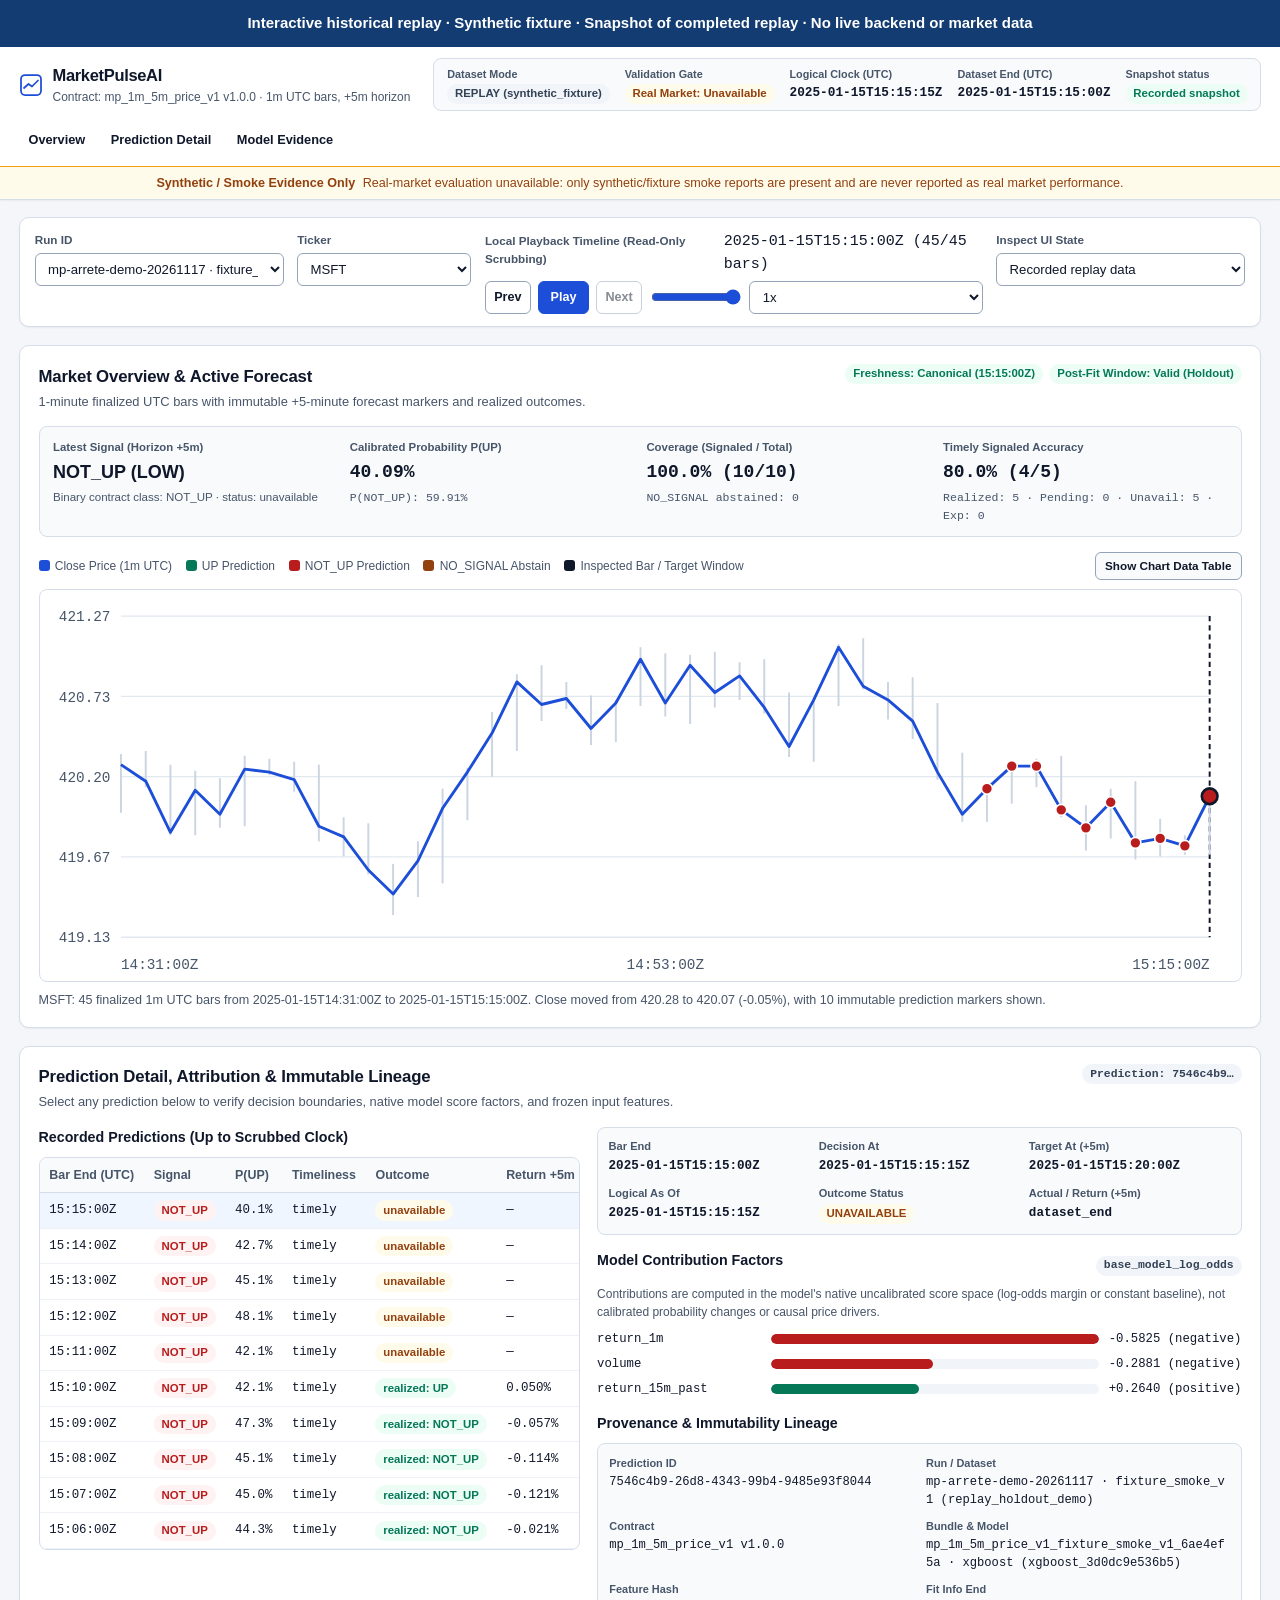
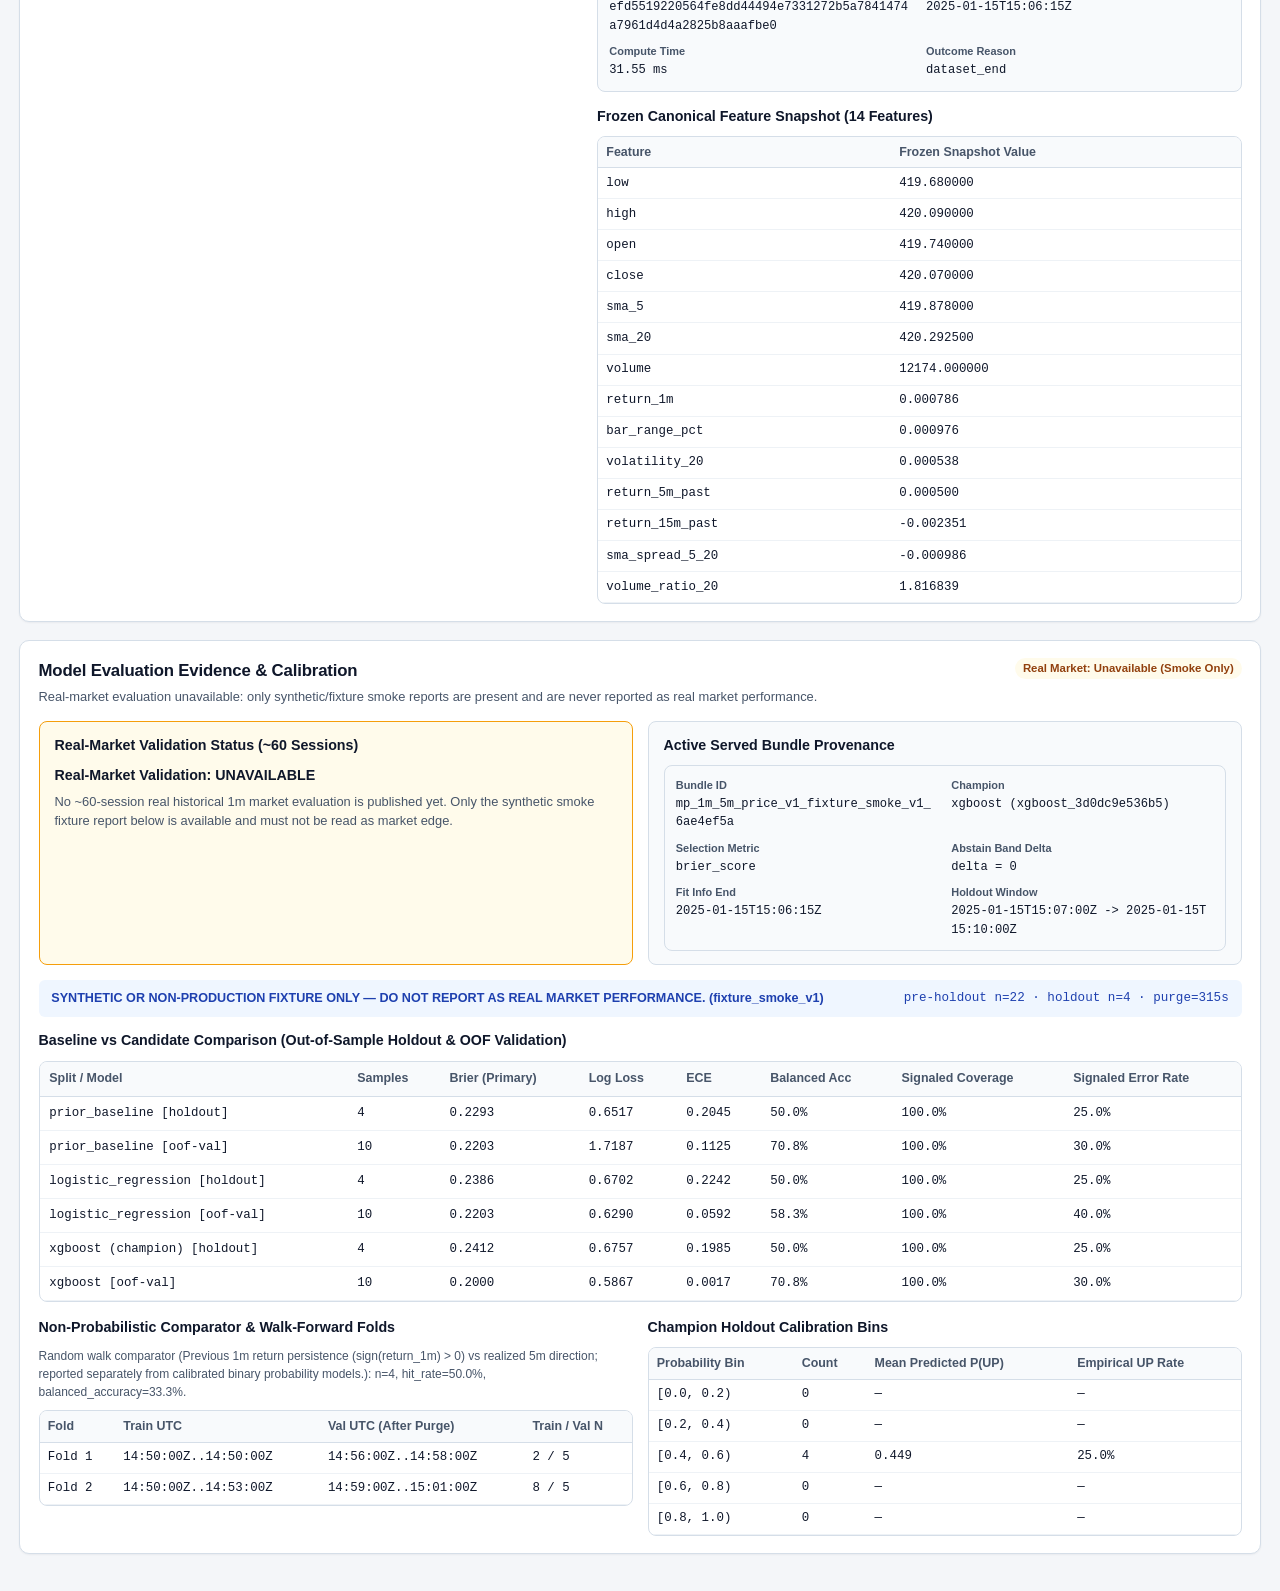
<file: index.html>
<!doctype html>
<html lang="en">
  <head>
    <meta charset="utf-8" />
    <meta name="viewport" content="width=device-width, initial-scale=1" />
    <title>MarketPulseAI — 5-Minute Direction Forecast Console</title>
    <link rel="icon" href="./static/favicon.svg" type="image/svg+xml" />
    <link rel="stylesheet" href="./static/app.css" />
  </head>
  <body>
    <div style="padding: 12px 20px; background: #123c72; color: white; text-align: center; font-weight: 600;">Interactive historical replay · Synthetic fixture · Snapshot of completed replay · No live backend or market data</div>
    <a class="skip-link" href="#main-content">Skip to workspace content</a>

    <header class="topbar" aria-label="System Provenance and Replay Clock">
      <div class="topbar-inner">
        <div class="brand-block">
          <svg
            class="brand-mark"
            width="24"
            height="24"
            viewBox="0 0 24 24"
            fill="none"
            aria-hidden="true"
          >
            <rect x="2" y="2" width="20" height="20" rx="4" stroke="currentColor" stroke-width="1.75" />
            <polyline
              points="5,15 9.5,11 13,13.5 19,7.5"
              stroke="currentColor"
              stroke-width="1.75"
              stroke-linecap="round"
              stroke-linejoin="round"
            />
          </svg>
          <div>
            <h1 class="brand-title">MarketPulseAI</h1>
            <p class="brand-sub" id="contractHeaderText">Contract: mp_1m_5m_price_v1 (1m bars, +5m horizon)</p>
          </div>
        </div>

        <dl class="provenance-bar" aria-label="Dataset Provenance and Logical Clock">
          <div class="prov-cell">
            <dt>Dataset Mode</dt>
            <dd><span class="badge badge-neutral" id="datasetModeBadge">Loading…</span></dd>
          </div>
          <div class="prov-cell">
            <dt>Validation Gate</dt>
            <dd><span class="badge badge-warn" id="realMarketGateBadge">Checking…</span></dd>
          </div>
          <div class="prov-cell">
            <dt>Logical Clock (UTC)</dt>
            <dd class="mono" id="logicalClockValue">—</dd>
          </div>
          <div class="prov-cell">
            <dt>Dataset End (UTC)</dt>
            <dd class="mono" id="datasetEndValue">—</dd>
          </div>
          <div class="prov-cell">
            <dt>Snapshot status</dt>
            <dd><span class="badge badge-neutral" id="readinessBadge">Checking…</span></dd>
          </div>
        </dl>

        <div class="topbar-actions">
          <nav class="section-nav" aria-label="Page Sections">
            <a href="#overview-panel">Overview</a>
            <a href="#detail-panel">Prediction Detail</a>
            <a href="#evidence-panel">Model Evidence</a>
          </nav>
          <div class="poll-controls" hidden>
            <label class="toggle-label" for="pollToggle">
              <input type="checkbox" id="pollToggle" />
              <span>Auto-poll (10s)</span>
            </label>
            <button type="button" class="btn btn-secondary" id="refreshBtn">Refresh</button>
          </div>
        </div>
      </div>

      <div
        class="provenance-notice"
        id="syntheticBanner"
        role="status"
        aria-live="polite"
        hidden
      >
        <strong id="syntheticBannerTitle">Synthetic / Fixture Mode Active</strong>
        <span id="syntheticBannerBody">
          Metrics from fixture runs verify pipeline engineering only and must not be interpreted as real market performance.
        </span>
      </div>
    </header>

    <main id="main-content" class="container">
      <div class="control-strip" role="region" aria-label="Run, Ticker, and Playback Controls">
        <div class="control-group">
          <label for="runSelect">Run ID</label>
          <select id="runSelect" aria-label="Select ingestion or replay run"></select>
        </div>

        <div class="control-group">
          <label for="tickerSelect">Ticker</label>
          <select id="tickerSelect" aria-label="Select equity ticker"></select>
        </div>

        <div class="control-group control-playback">
          <div class="playback-header">
            <label for="timelineSlider">Local Playback Timeline (Read-Only Scrubbing)</label>
            <span class="mono" id="playbackTimestampLabel">—</span>
          </div>
          <div class="playback-row">
            <button type="button" class="btn btn-icon" id="stepBackBtn" aria-label="Step timeline back 1 bar">Prev</button>
            <button type="button" class="btn btn-primary" id="playPauseBtn" aria-label="Play or pause local timeline">Play</button>
            <button type="button" class="btn btn-icon" id="stepForwardBtn" aria-label="Step timeline forward 1 bar">Next</button>
            <input
              type="range"
              id="timelineSlider"
              min="0"
              max="0"
              value="0"
              aria-label="Local historical timeline position"
            />
            <label class="sr-only" for="speedSelect">Playback speed</label>
            <select id="speedSelect" aria-label="Local playback speed">
              <option value="1200">1x</option>
              <option value="600">2x</option>
              <option value="250">5x</option>
            </select>
          </div>
        </div>

        <div class="control-group">
          <label for="statePreviewSelect">Inspect UI State</label>
          <select id="statePreviewSelect" aria-label="Inspect UI edge states">
            <option value="live">Recorded replay data</option>
            <option value="loading">Preview: Loading</option>
            <option value="empty">Preview: Empty Dataset</option>
            <option value="model_unavailable">Preview: Model Unavailable (503)</option>
            <option value="stale">Preview: Stale / Expired Input</option>
            <option value="error">Preview: API Failure</option>
          </select>
        </div>
      </div>

      <div id="globalAlertBanner" class="alert-banner" role="alert" hidden>
        <div class="alert-text">
          <strong id="globalAlertTitle">System Alert</strong>
          <p id="globalAlertMessage"></p>
        </div>
        <button type="button" class="btn btn-secondary" id="retryBtn">Retry Read</button>
      </div>

      <!-- SECTION 1: MARKET OVERVIEW -->
      <section id="overview-panel" class="panel" aria-labelledby="overview-heading">
        <div class="panel-head">
          <div>
            <h2 id="overview-heading">Market Overview &amp; Active Forecast</h2>
            <p class="panel-desc" id="overviewSubtitle">
              1-minute finalized UTC bars with immutable +5-minute forecast markers and realized outcomes.
            </p>
          </div>
          <div class="status-pills">
            <span class="badge badge-neutral" id="inputFreshnessBadge">Freshness: —</span>
            <span class="badge badge-neutral" id="postFitBadge">Window Check: —</span>
          </div>
        </div>

        <div class="kpi-strip" id="overviewKpis" aria-label="Forecast and Outcome Metrics">
          <div class="metric-cell">
            <span class="metric-label">Latest Signal (Horizon +5m)</span>
            <span class="metric-value" id="kpiSignal">—</span>
            <span class="metric-sub" id="kpiSignalSub">Abstain mode keeps UP / NOT_UP target intact</span>
          </div>
          <div class="metric-cell">
            <span class="metric-label">Calibrated Probability P(UP)</span>
            <span class="metric-value mono" id="kpiProbUp">—</span>
            <span class="metric-sub mono" id="kpiProbNotUp">P(NOT_UP): —</span>
          </div>
          <div class="metric-cell">
            <span class="metric-label">Coverage (Signaled / Total)</span>
            <span class="metric-value mono" id="kpiCoverage">—</span>
            <span class="metric-sub mono" id="kpiAbstainCount">NO_SIGNAL: —</span>
          </div>
          <div class="metric-cell">
            <span class="metric-label">Timely Signaled Accuracy</span>
            <span class="metric-value mono" id="kpiAccuracy">—</span>
            <span class="metric-sub mono" id="kpiOutcomeBreakdown">Realized: — · Pending: — · Unavail: — · Exp: —</span>
          </div>
        </div>

        <div id="overviewSkeleton" class="skeleton-block" hidden aria-hidden="true">
          <div class="skeleton-line wide"></div>
          <div class="skeleton-chart"></div>
        </div>

        <div id="overviewEmpty" class="empty-state" hidden>
          <h3 id="overviewEmptyTitle">No Finalized Bars or Predictions Available</h3>
          <p id="overviewEmptyBody">
            Run replay ingestion and the single prediction worker to populate canonical 1-minute bars and +5m snapshots.
          </p>
        </div>

        <figure id="chartFigure" class="chart-figure">
          <div class="chart-toolbar">
            <span class="legend-item"><span class="swatch swatch-price"></span>Close Price (1m UTC)</span>
            <span class="legend-item"><span class="swatch swatch-up"></span>UP Prediction</span>
            <span class="legend-item"><span class="swatch swatch-not-up"></span>NOT_UP Prediction</span>
            <span class="legend-item"><span class="swatch swatch-abstain"></span>NO_SIGNAL Abstain</span>
            <span class="legend-item"><span class="swatch swatch-selected"></span>Inspected Bar / Target Window</span>
            <button
              type="button"
              class="btn btn-secondary btn-sm"
              id="toggleChartTableBtn"
              aria-expanded="false"
              aria-controls="chartDataTableWrap"
            >
              Show Chart Data Table
            </button>
          </div>

          <div class="svg-wrap">
            <svg
              id="priceChartSvg"
              viewBox="0 0 920 300"
              role="img"
              aria-labelledby="chartTitle chartSummaryText"
            >
              <title id="chartTitle">1-Minute Canonical Close Price and +5m Forecast Signals</title>
            </svg>
          </div>
          <figcaption id="chartSummaryText" class="chart-summary">
            Waiting for bar series data…
          </figcaption>

          <div id="chartDataTableWrap" class="table-scroll" hidden>
            <table class="data-table">
              <thead>
                <tr>
                  <th scope="col">Bar End (UTC)</th>
                  <th scope="col">Open</th>
                  <th scope="col">High</th>
                  <th scope="col">Low</th>
                  <th scope="col">Close</th>
                  <th scope="col">Volume</th>
                  <th scope="col">Signal</th>
                </tr>
              </thead>
              <tbody id="chartDataTableBody"></tbody>
            </table>
          </div>
        </figure>
      </section>

      <!-- SECTION 2: PREDICTION DETAIL & LINEAGE -->
      <section id="detail-panel" class="panel" aria-labelledby="detail-heading">
        <div class="panel-head">
          <div>
            <h2 id="detail-heading">Prediction Detail, Attribution &amp; Immutable Lineage</h2>
            <p class="panel-desc">
              Select any prediction below to verify decision boundaries, native model score factors, and frozen input features.
            </p>
          </div>
          <span class="badge badge-neutral mono" id="detailPredictionIdBadge">Prediction: —</span>
        </div>

        <div class="detail-grid">
          <div class="detail-list-pane">
            <h3>Recorded Predictions (Up to Scrubbed Clock)</h3>
            <div class="table-scroll">
              <table class="data-table" aria-label="Recorded immutable predictions">
                <thead>
                  <tr>
                    <th scope="col">Bar End (UTC)</th>
                    <th scope="col">Signal</th>
                    <th scope="col">P(UP)</th>
                    <th scope="col">Timeliness</th>
                    <th scope="col">Outcome</th>
                    <th scope="col">Return +5m</th>
                  </tr>
                </thead>
                <tbody id="predictionsTableBody"></tbody>
              </table>
            </div>
          </div>

          <div class="detail-inspector-pane" aria-live="polite">
            <div id="detailEmpty" class="empty-state">
              <h3>No Prediction Selected</h3>
              <p>Select a timestamped prediction from the table to inspect frozen inputs and lineage.</p>
            </div>

            <div id="detailContent" hidden>
              <div class="time-lineage-grid">
                <div class="kv-item">
                  <span class="kv-label">Bar End</span>
                  <span class="kv-val mono" id="detBarEnd">—</span>
                </div>
                <div class="kv-item">
                  <span class="kv-label">Decision At</span>
                  <span class="kv-val mono" id="detDecisionAt">—</span>
                </div>
                <div class="kv-item">
                  <span class="kv-label">Target At (+5m)</span>
                  <span class="kv-val mono" id="detTargetAt">—</span>
                </div>
                <div class="kv-item">
                  <span class="kv-label">Logical As Of</span>
                  <span class="kv-val mono" id="detLogicalAsOf">—</span>
                </div>
                <div class="kv-item">
                  <span class="kv-label">Outcome Status</span>
                  <span class="kv-val" id="detOutcomeStatus">—</span>
                </div>
                <div class="kv-item">
                  <span class="kv-label">Actual / Return (+5m)</span>
                  <span class="kv-val mono" id="detActualReturn">—</span>
                </div>
              </div>

              <div class="attribution-box">
                <div class="subpanel-head">
                  <h3>Model Contribution Factors</h3>
                  <span class="badge badge-neutral mono" id="detAttributionSpace">—</span>
                </div>
                <p class="methodology-note" id="detAttributionNote">
                  Contributions are computed in the model's native uncalibrated score space (log-odds margin or constant baseline), not calibrated probability changes or causal price drivers.
                </p>
                <ul class="factor-list" id="detFactorList" aria-label="Model attribution factors"></ul>
              </div>

              <div class="lineage-box">
                <h3>Provenance &amp; Immutability Lineage</h3>
                <dl class="lineage-dl">
                  <div><dt>Prediction ID</dt><dd class="mono" id="linPredId">—</dd></div>
                  <div><dt>Run / Dataset</dt><dd class="mono" id="linRunDataset">—</dd></div>
                  <div><dt>Contract</dt><dd class="mono" id="linContract">—</dd></div>
                  <div><dt>Bundle &amp; Model</dt><dd class="mono" id="linBundleModel">—</dd></div>
                  <div><dt>Feature Hash</dt><dd class="mono hash-text" id="linFeatureHash">—</dd></div>
                  <div><dt>Fit Info End</dt><dd class="mono" id="linFitEnd">—</dd></div>
                  <div><dt>Compute Time</dt><dd class="mono" id="linComputeMs">—</dd></div>
                  <div><dt>Outcome Reason</dt><dd class="mono" id="linOutcomeReason">—</dd></div>
                </dl>
              </div>

              <div class="snapshot-box">
                <h3>Frozen Canonical Feature Snapshot (14 Features)</h3>
                <div class="table-scroll">
                  <table class="data-table data-table-compact">
                    <thead>
                      <tr>
                        <th scope="col">Feature</th>
                        <th scope="col">Frozen Snapshot Value</th>
                      </tr>
                    </thead>
                    <tbody id="snapshotFeatureTableBody"></tbody>
                  </table>
                </div>
              </div>
            </div>
          </div>
        </div>
      </section>

      <!-- SECTION 3: MODEL EVIDENCE -->
      <section id="evidence-panel" class="panel" aria-labelledby="evidence-heading">
        <div class="panel-head">
          <div>
            <h2 id="evidence-heading">Model Evaluation Evidence &amp; Calibration</h2>
            <p class="panel-desc" id="evidenceNotes">
              Chronological purged walk-forward comparison separating baselines, candidate models, and data provenance.
            </p>
          </div>
          <span class="badge badge-warn" id="evidenceStatusBadge">Checking…</span>
        </div>

        <div class="evidence-gate-grid">
          <div class="gate-card" id="realMarketGateCard">
            <h3>Real-Market Validation Status (~60 Sessions)</h3>
            <p class="gate-status-line" id="realMarketGateHeadline">Checking real-market report availability…</p>
            <p class="panel-desc" id="realMarketGateDetail">
              If no verified ~60-session real-market evaluation exists, this panel explicitly reports unavailable rather than substituting fixture metrics.
            </p>
          </div>

          <div class="gate-card" id="bundleMetadataCard">
            <h3>Active Served Bundle Provenance</h3>
            <dl class="lineage-dl" id="bundleProvenanceList">
              <div><dt>Bundle ID</dt><dd class="mono" id="evBundleId">—</dd></div>
              <div><dt>Champion</dt><dd class="mono" id="evChampion">—</dd></div>
              <div><dt>Selection Metric</dt><dd class="mono" id="evSelectionMetric">—</dd></div>
              <div><dt>Abstain Band Delta</dt><dd class="mono" id="evAbstainBand">—</dd></div>
              <div><dt>Fit Info End</dt><dd class="mono" id="evFitInfoEnd">—</dd></div>
              <div><dt>Holdout Window</dt><dd class="mono" id="evHoldoutWindow">—</dd></div>
            </dl>
          </div>
        </div>

        <div id="evidenceReportContent" hidden>
          <div class="report-context-bar">
            <strong id="evReportBanner">—</strong>
            <span class="mono" id="evReportSamples">—</span>
          </div>

          <h3>Baseline vs Candidate Comparison (Out-of-Sample Holdout &amp; OOF Validation)</h3>
          <div class="table-scroll">
            <table class="data-table">
              <thead>
                <tr>
                  <th scope="col">Split / Model</th>
                  <th scope="col">Samples</th>
                  <th scope="col">Brier (Primary)</th>
                  <th scope="col">Log Loss</th>
                  <th scope="col">ECE</th>
                  <th scope="col">Balanced Acc</th>
                  <th scope="col">Signaled Coverage</th>
                  <th scope="col">Signaled Error Rate</th>
                </tr>
              </thead>
              <tbody id="evidenceModelTableBody"></tbody>
            </table>
          </div>

          <div class="evidence-subgrid">
            <div>
              <h3>Non-Probabilistic Comparator &amp; Walk-Forward Folds</h3>
              <p class="methodology-note" id="evComparatorText">—</p>
              <div class="table-scroll">
                <table class="data-table data-table-compact">
                  <thead>
                    <tr>
                      <th scope="col">Fold</th>
                      <th scope="col">Train UTC</th>
                      <th scope="col">Val UTC (After Purge)</th>
                      <th scope="col">Train / Val N</th>
                    </tr>
                  </thead>
                  <tbody id="evidenceFoldsBody"></tbody>
                </table>
              </div>
            </div>

            <div>
              <h3>Champion Holdout Calibration Bins</h3>
              <div class="table-scroll">
                <table class="data-table data-table-compact">
                  <thead>
                    <tr>
                      <th scope="col">Probability Bin</th>
                      <th scope="col">Count</th>
                      <th scope="col">Mean Predicted P(UP)</th>
                      <th scope="col">Empirical UP Rate</th>
                    </tr>
                  </thead>
                  <tbody id="evidenceCalibrationBody"></tbody>
                </table>
              </div>
            </div>
          </div>
        </div>
      </section>
    </main>

    <script type="module" src="./static/app.js"></script>
  </body>
</html>
</file>
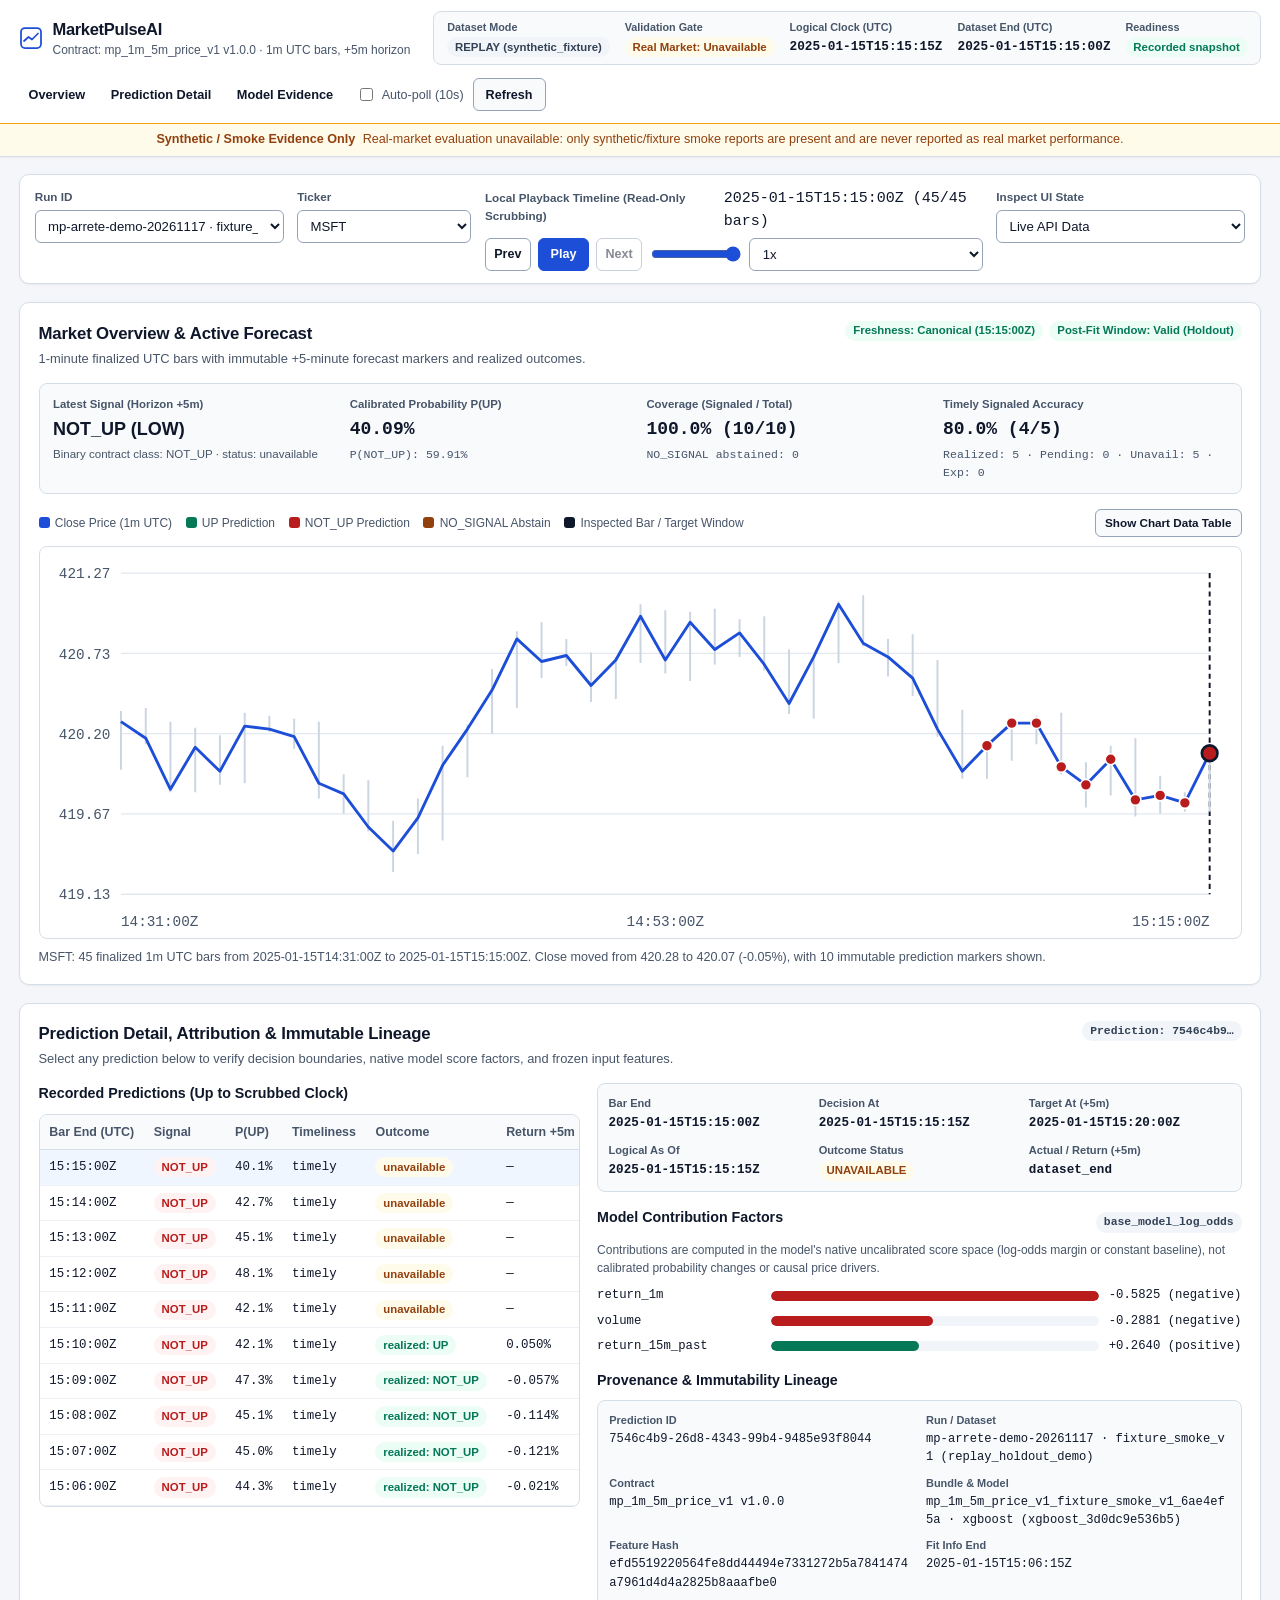
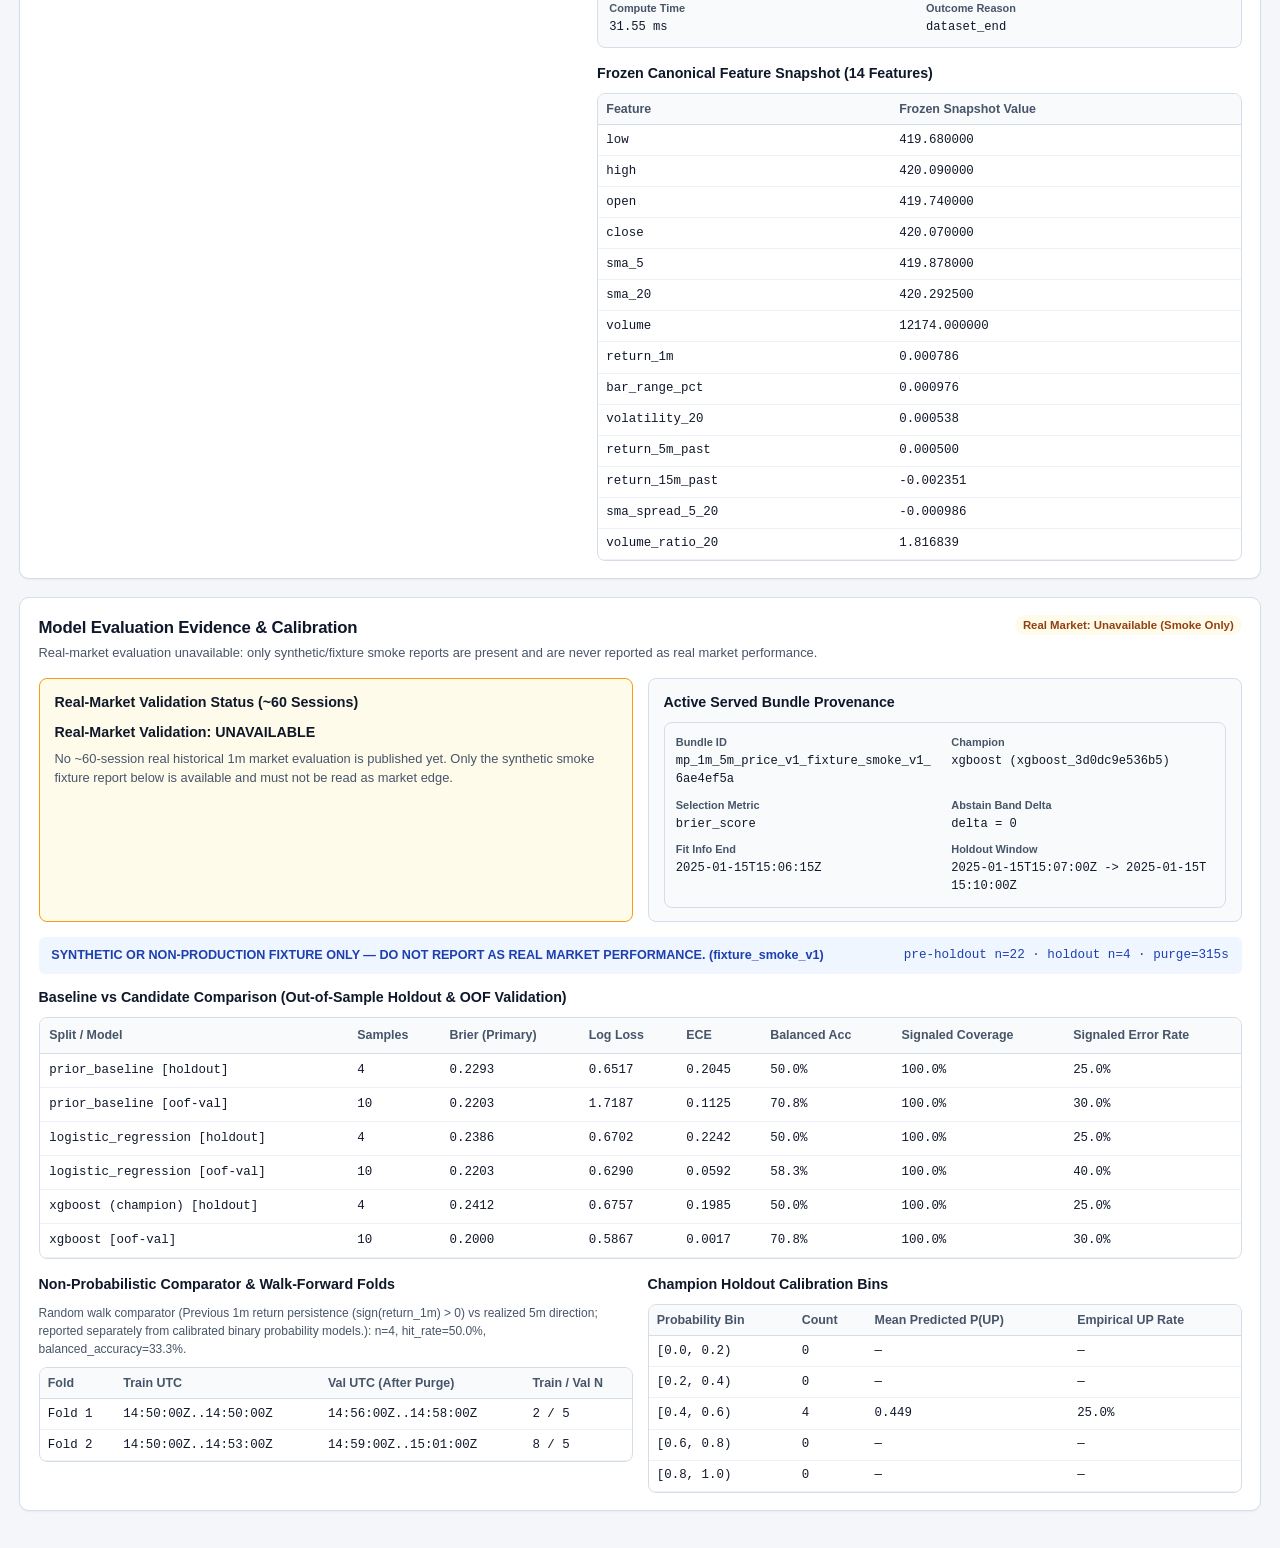
<file: api/static/index.html>
<!doctype html>
<html lang="en">
  <head>
    <meta charset="utf-8" />
    <meta name="viewport" content="width=device-width, initial-scale=1" />
    <title>MarketPulseAI — 5-Minute Direction Forecast Console</title>
    <link rel="icon" href="/static/favicon.svg" type="image/svg+xml" />
    <link rel="stylesheet" href="/static/app.css" />
  </head>
  <body>
    <a class="skip-link" href="#main-content">Skip to workspace content</a>

    <header class="topbar" aria-label="System Provenance and Replay Clock">
      <div class="topbar-inner">
        <div class="brand-block">
          <svg
            class="brand-mark"
            width="24"
            height="24"
            viewBox="0 0 24 24"
            fill="none"
            aria-hidden="true"
          >
            <rect x="2" y="2" width="20" height="20" rx="4" stroke="currentColor" stroke-width="1.75" />
            <polyline
              points="5,15 9.5,11 13,13.5 19,7.5"
              stroke="currentColor"
              stroke-width="1.75"
              stroke-linecap="round"
              stroke-linejoin="round"
            />
          </svg>
          <div>
            <h1 class="brand-title">MarketPulseAI</h1>
            <p class="brand-sub" id="contractHeaderText">Contract: mp_1m_5m_price_v1 (1m bars, +5m horizon)</p>
          </div>
        </div>

        <dl class="provenance-bar" aria-label="Dataset Provenance and Logical Clock">
          <div class="prov-cell">
            <dt>Dataset Mode</dt>
            <dd><span class="badge badge-neutral" id="datasetModeBadge">Loading…</span></dd>
          </div>
          <div class="prov-cell">
            <dt>Validation Gate</dt>
            <dd><span class="badge badge-warn" id="realMarketGateBadge">Checking…</span></dd>
          </div>
          <div class="prov-cell">
            <dt>Logical Clock (UTC)</dt>
            <dd class="mono" id="logicalClockValue">—</dd>
          </div>
          <div class="prov-cell">
            <dt>Dataset End (UTC)</dt>
            <dd class="mono" id="datasetEndValue">—</dd>
          </div>
          <div class="prov-cell">
            <dt>Readiness</dt>
            <dd><span class="badge badge-neutral" id="readinessBadge">Checking…</span></dd>
          </div>
        </dl>

        <div class="topbar-actions">
          <nav class="section-nav" aria-label="Page Sections">
            <a href="#overview-panel">Overview</a>
            <a href="#detail-panel">Prediction Detail</a>
            <a href="#evidence-panel">Model Evidence</a>
          </nav>
          <div class="poll-controls">
            <label class="toggle-label" for="pollToggle">
              <input type="checkbox" id="pollToggle" />
              <span>Auto-poll (10s)</span>
            </label>
            <button type="button" class="btn btn-secondary" id="refreshBtn">Refresh</button>
          </div>
        </div>
      </div>

      <div
        class="provenance-notice"
        id="syntheticBanner"
        role="status"
        aria-live="polite"
        hidden
      >
        <strong id="syntheticBannerTitle">Synthetic / Fixture Mode Active</strong>
        <span id="syntheticBannerBody">
          Metrics from fixture runs verify pipeline engineering only and must not be interpreted as real market performance.
        </span>
      </div>
    </header>

    <main id="main-content" class="container">
      <div class="control-strip" role="region" aria-label="Run, Ticker, and Playback Controls">
        <div class="control-group">
          <label for="runSelect">Run ID</label>
          <select id="runSelect" aria-label="Select ingestion or replay run"></select>
        </div>

        <div class="control-group">
          <label for="tickerSelect">Ticker</label>
          <select id="tickerSelect" aria-label="Select equity ticker"></select>
        </div>

        <div class="control-group control-playback">
          <div class="playback-header">
            <label for="timelineSlider">Local Playback Timeline (Read-Only Scrubbing)</label>
            <span class="mono" id="playbackTimestampLabel">—</span>
          </div>
          <div class="playback-row">
            <button type="button" class="btn btn-icon" id="stepBackBtn" aria-label="Step timeline back 1 bar">Prev</button>
            <button type="button" class="btn btn-primary" id="playPauseBtn" aria-label="Play or pause local timeline">Play</button>
            <button type="button" class="btn btn-icon" id="stepForwardBtn" aria-label="Step timeline forward 1 bar">Next</button>
            <input
              type="range"
              id="timelineSlider"
              min="0"
              max="0"
              value="0"
              aria-label="Local historical timeline position"
            />
            <label class="sr-only" for="speedSelect">Playback speed</label>
            <select id="speedSelect" aria-label="Local playback speed">
              <option value="1200">1x</option>
              <option value="600">2x</option>
              <option value="250">5x</option>
            </select>
          </div>
        </div>

        <div class="control-group">
          <label for="statePreviewSelect">Inspect UI State</label>
          <select id="statePreviewSelect" aria-label="Inspect UI edge states">
            <option value="live">Live API Data</option>
            <option value="loading">Preview: Loading</option>
            <option value="empty">Preview: Empty Dataset</option>
            <option value="model_unavailable">Preview: Model Unavailable (503)</option>
            <option value="stale">Preview: Stale / Expired Input</option>
            <option value="error">Preview: API Failure</option>
          </select>
        </div>
      </div>

      <div id="globalAlertBanner" class="alert-banner" role="alert" hidden>
        <div class="alert-text">
          <strong id="globalAlertTitle">System Alert</strong>
          <p id="globalAlertMessage"></p>
        </div>
        <button type="button" class="btn btn-secondary" id="retryBtn">Retry Read</button>
      </div>

      <!-- SECTION 1: MARKET OVERVIEW -->
      <section id="overview-panel" class="panel" aria-labelledby="overview-heading">
        <div class="panel-head">
          <div>
            <h2 id="overview-heading">Market Overview &amp; Active Forecast</h2>
            <p class="panel-desc" id="overviewSubtitle">
              1-minute finalized UTC bars with immutable +5-minute forecast markers and realized outcomes.
            </p>
          </div>
          <div class="status-pills">
            <span class="badge badge-neutral" id="inputFreshnessBadge">Freshness: —</span>
            <span class="badge badge-neutral" id="postFitBadge">Window Check: —</span>
          </div>
        </div>

        <div class="kpi-strip" id="overviewKpis" aria-label="Forecast and Outcome Metrics">
          <div class="metric-cell">
            <span class="metric-label">Latest Signal (Horizon +5m)</span>
            <span class="metric-value" id="kpiSignal">—</span>
            <span class="metric-sub" id="kpiSignalSub">Abstain mode keeps UP / NOT_UP target intact</span>
          </div>
          <div class="metric-cell">
            <span class="metric-label">Calibrated Probability P(UP)</span>
            <span class="metric-value mono" id="kpiProbUp">—</span>
            <span class="metric-sub mono" id="kpiProbNotUp">P(NOT_UP): —</span>
          </div>
          <div class="metric-cell">
            <span class="metric-label">Coverage (Signaled / Total)</span>
            <span class="metric-value mono" id="kpiCoverage">—</span>
            <span class="metric-sub mono" id="kpiAbstainCount">NO_SIGNAL: —</span>
          </div>
          <div class="metric-cell">
            <span class="metric-label">Timely Signaled Accuracy</span>
            <span class="metric-value mono" id="kpiAccuracy">—</span>
            <span class="metric-sub mono" id="kpiOutcomeBreakdown">Realized: — · Pending: — · Unavail: — · Exp: —</span>
          </div>
        </div>

        <div id="overviewSkeleton" class="skeleton-block" hidden aria-hidden="true">
          <div class="skeleton-line wide"></div>
          <div class="skeleton-chart"></div>
        </div>

        <div id="overviewEmpty" class="empty-state" hidden>
          <h3 id="overviewEmptyTitle">No Finalized Bars or Predictions Available</h3>
          <p id="overviewEmptyBody">
            Run replay ingestion and the single prediction worker to populate canonical 1-minute bars and +5m snapshots.
          </p>
        </div>

        <figure id="chartFigure" class="chart-figure">
          <div class="chart-toolbar">
            <span class="legend-item"><span class="swatch swatch-price"></span>Close Price (1m UTC)</span>
            <span class="legend-item"><span class="swatch swatch-up"></span>UP Prediction</span>
            <span class="legend-item"><span class="swatch swatch-not-up"></span>NOT_UP Prediction</span>
            <span class="legend-item"><span class="swatch swatch-abstain"></span>NO_SIGNAL Abstain</span>
            <span class="legend-item"><span class="swatch swatch-selected"></span>Inspected Bar / Target Window</span>
            <button
              type="button"
              class="btn btn-secondary btn-sm"
              id="toggleChartTableBtn"
              aria-expanded="false"
              aria-controls="chartDataTableWrap"
            >
              Show Chart Data Table
            </button>
          </div>

          <div class="svg-wrap">
            <svg
              id="priceChartSvg"
              viewBox="0 0 920 300"
              role="img"
              aria-labelledby="chartTitle chartSummaryText"
            >
              <title id="chartTitle">1-Minute Canonical Close Price and +5m Forecast Signals</title>
            </svg>
          </div>
          <figcaption id="chartSummaryText" class="chart-summary">
            Waiting for bar series data…
          </figcaption>

          <div id="chartDataTableWrap" class="table-scroll" hidden>
            <table class="data-table">
              <thead>
                <tr>
                  <th scope="col">Bar End (UTC)</th>
                  <th scope="col">Open</th>
                  <th scope="col">High</th>
                  <th scope="col">Low</th>
                  <th scope="col">Close</th>
                  <th scope="col">Volume</th>
                  <th scope="col">Signal</th>
                </tr>
              </thead>
              <tbody id="chartDataTableBody"></tbody>
            </table>
          </div>
        </figure>
      </section>

      <!-- SECTION 2: PREDICTION DETAIL & LINEAGE -->
      <section id="detail-panel" class="panel" aria-labelledby="detail-heading">
        <div class="panel-head">
          <div>
            <h2 id="detail-heading">Prediction Detail, Attribution &amp; Immutable Lineage</h2>
            <p class="panel-desc">
              Select any prediction below to verify decision boundaries, native model score factors, and frozen input features.
            </p>
          </div>
          <span class="badge badge-neutral mono" id="detailPredictionIdBadge">Prediction: —</span>
        </div>

        <div class="detail-grid">
          <div class="detail-list-pane">
            <h3>Recorded Predictions (Up to Scrubbed Clock)</h3>
            <div class="table-scroll">
              <table class="data-table" aria-label="Recorded immutable predictions">
                <thead>
                  <tr>
                    <th scope="col">Bar End (UTC)</th>
                    <th scope="col">Signal</th>
                    <th scope="col">P(UP)</th>
                    <th scope="col">Timeliness</th>
                    <th scope="col">Outcome</th>
                    <th scope="col">Return +5m</th>
                  </tr>
                </thead>
                <tbody id="predictionsTableBody"></tbody>
              </table>
            </div>
          </div>

          <div class="detail-inspector-pane" aria-live="polite">
            <div id="detailEmpty" class="empty-state">
              <h3>No Prediction Selected</h3>
              <p>Select a timestamped prediction from the table to inspect frozen inputs and lineage.</p>
            </div>

            <div id="detailContent" hidden>
              <div class="time-lineage-grid">
                <div class="kv-item">
                  <span class="kv-label">Bar End</span>
                  <span class="kv-val mono" id="detBarEnd">—</span>
                </div>
                <div class="kv-item">
                  <span class="kv-label">Decision At</span>
                  <span class="kv-val mono" id="detDecisionAt">—</span>
                </div>
                <div class="kv-item">
                  <span class="kv-label">Target At (+5m)</span>
                  <span class="kv-val mono" id="detTargetAt">—</span>
                </div>
                <div class="kv-item">
                  <span class="kv-label">Logical As Of</span>
                  <span class="kv-val mono" id="detLogicalAsOf">—</span>
                </div>
                <div class="kv-item">
                  <span class="kv-label">Outcome Status</span>
                  <span class="kv-val" id="detOutcomeStatus">—</span>
                </div>
                <div class="kv-item">
                  <span class="kv-label">Actual / Return (+5m)</span>
                  <span class="kv-val mono" id="detActualReturn">—</span>
                </div>
              </div>

              <div class="attribution-box">
                <div class="subpanel-head">
                  <h3>Model Contribution Factors</h3>
                  <span class="badge badge-neutral mono" id="detAttributionSpace">—</span>
                </div>
                <p class="methodology-note" id="detAttributionNote">
                  Contributions are computed in the model's native uncalibrated score space (log-odds margin or constant baseline), not calibrated probability changes or causal price drivers.
                </p>
                <ul class="factor-list" id="detFactorList" aria-label="Model attribution factors"></ul>
              </div>

              <div class="lineage-box">
                <h3>Provenance &amp; Immutability Lineage</h3>
                <dl class="lineage-dl">
                  <div><dt>Prediction ID</dt><dd class="mono" id="linPredId">—</dd></div>
                  <div><dt>Run / Dataset</dt><dd class="mono" id="linRunDataset">—</dd></div>
                  <div><dt>Contract</dt><dd class="mono" id="linContract">—</dd></div>
                  <div><dt>Bundle &amp; Model</dt><dd class="mono" id="linBundleModel">—</dd></div>
                  <div><dt>Feature Hash</dt><dd class="mono hash-text" id="linFeatureHash">—</dd></div>
                  <div><dt>Fit Info End</dt><dd class="mono" id="linFitEnd">—</dd></div>
                  <div><dt>Compute Time</dt><dd class="mono" id="linComputeMs">—</dd></div>
                  <div><dt>Outcome Reason</dt><dd class="mono" id="linOutcomeReason">—</dd></div>
                </dl>
              </div>

              <div class="snapshot-box">
                <h3>Frozen Canonical Feature Snapshot (14 Features)</h3>
                <div class="table-scroll">
                  <table class="data-table data-table-compact">
                    <thead>
                      <tr>
                        <th scope="col">Feature</th>
                        <th scope="col">Frozen Snapshot Value</th>
                      </tr>
                    </thead>
                    <tbody id="snapshotFeatureTableBody"></tbody>
                  </table>
                </div>
              </div>
            </div>
          </div>
        </div>
      </section>

      <!-- SECTION 3: MODEL EVIDENCE -->
      <section id="evidence-panel" class="panel" aria-labelledby="evidence-heading">
        <div class="panel-head">
          <div>
            <h2 id="evidence-heading">Model Evaluation Evidence &amp; Calibration</h2>
            <p class="panel-desc" id="evidenceNotes">
              Chronological purged walk-forward comparison separating baselines, candidate models, and data provenance.
            </p>
          </div>
          <span class="badge badge-warn" id="evidenceStatusBadge">Checking…</span>
        </div>

        <div class="evidence-gate-grid">
          <div class="gate-card" id="realMarketGateCard">
            <h3>Real-Market Validation Status (~60 Sessions)</h3>
            <p class="gate-status-line" id="realMarketGateHeadline">Checking real-market report availability…</p>
            <p class="panel-desc" id="realMarketGateDetail">
              If no verified ~60-session real-market evaluation exists, this panel explicitly reports unavailable rather than substituting fixture metrics.
            </p>
          </div>

          <div class="gate-card" id="bundleMetadataCard">
            <h3>Active Served Bundle Provenance</h3>
            <dl class="lineage-dl" id="bundleProvenanceList">
              <div><dt>Bundle ID</dt><dd class="mono" id="evBundleId">—</dd></div>
              <div><dt>Champion</dt><dd class="mono" id="evChampion">—</dd></div>
              <div><dt>Selection Metric</dt><dd class="mono" id="evSelectionMetric">—</dd></div>
              <div><dt>Abstain Band Delta</dt><dd class="mono" id="evAbstainBand">—</dd></div>
              <div><dt>Fit Info End</dt><dd class="mono" id="evFitInfoEnd">—</dd></div>
              <div><dt>Holdout Window</dt><dd class="mono" id="evHoldoutWindow">—</dd></div>
            </dl>
          </div>
        </div>

        <div id="evidenceReportContent" hidden>
          <div class="report-context-bar">
            <strong id="evReportBanner">—</strong>
            <span class="mono" id="evReportSamples">—</span>
          </div>

          <h3>Baseline vs Candidate Comparison (Out-of-Sample Holdout &amp; OOF Validation)</h3>
          <div class="table-scroll">
            <table class="data-table">
              <thead>
                <tr>
                  <th scope="col">Split / Model</th>
                  <th scope="col">Samples</th>
                  <th scope="col">Brier (Primary)</th>
                  <th scope="col">Log Loss</th>
                  <th scope="col">ECE</th>
                  <th scope="col">Balanced Acc</th>
                  <th scope="col">Signaled Coverage</th>
                  <th scope="col">Signaled Error Rate</th>
                </tr>
              </thead>
              <tbody id="evidenceModelTableBody"></tbody>
            </table>
          </div>

          <div class="evidence-subgrid">
            <div>
              <h3>Non-Probabilistic Comparator &amp; Walk-Forward Folds</h3>
              <p class="methodology-note" id="evComparatorText">—</p>
              <div class="table-scroll">
                <table class="data-table data-table-compact">
                  <thead>
                    <tr>
                      <th scope="col">Fold</th>
                      <th scope="col">Train UTC</th>
                      <th scope="col">Val UTC (After Purge)</th>
                      <th scope="col">Train / Val N</th>
                    </tr>
                  </thead>
                  <tbody id="evidenceFoldsBody"></tbody>
                </table>
              </div>
            </div>

            <div>
              <h3>Champion Holdout Calibration Bins</h3>
              <div class="table-scroll">
                <table class="data-table data-table-compact">
                  <thead>
                    <tr>
                      <th scope="col">Probability Bin</th>
                      <th scope="col">Count</th>
                      <th scope="col">Mean Predicted P(UP)</th>
                      <th scope="col">Empirical UP Rate</th>
                    </tr>
                  </thead>
                  <tbody id="evidenceCalibrationBody"></tbody>
                </table>
              </div>
            </div>
          </div>
        </div>
      </section>
    </main>

    <script type="module" src="/static/app.js"></script>
  </body>
</html>
</file>
<file: static/app.css>
:root {
  --bg: #f4f6f9;
  --surface: #ffffff;
  --surface-subtle: #f8fafc;
  --border: #d5dee8;
  --border-strong: #94a3b8;
  --text: #0f172a;
  --text-muted: #475569;
  --accent: #1d4ed8;
  --accent-hover: #1e40af;
  --accent-soft: #eff6ff;
  --up: #047857;
  --up-bg: #ecfdf5;
  --not-up: #b91c1c;
  --not-up-bg: #fef2f2;
  --warn: #92400e;
  --warn-bg: #fffbeb;
  --neutral: #334155;
  --neutral-bg: #f1f5f9;
  --focus: #3730a3;
  --radius: 10px;
  --shadow-sm: 0 1px 2px rgba(15, 23, 42, 0.05);
}

*,
*::before,
*::after {
  box-sizing: border-box;
}

[hidden] {
  display: none !important;
}

html {
  font-size: 15px;
  scroll-behavior: smooth;
}

body {
  margin: 0;
  font-family: -apple-system, BlinkMacSystemFont, "Segoe UI", Roboto, "Helvetica Neue", Arial, sans-serif;
  line-height: 1.5;
  color: var(--text);
  background: var(--bg);
}

:focus-visible {
  outline: 2px solid var(--focus);
  outline-offset: 2px;
}

.mono {
  font-family: ui-monospace, SFMono-Regular, Menlo, Monaco, Consolas, monospace;
  font-variant-numeric: tabular-nums;
}

.sr-only,
.skip-link {
  position: absolute;
  width: 1px;
  height: 1px;
  padding: 0;
  margin: -1px;
  overflow: hidden;
  clip: rect(0, 0, 0, 0);
  white-space: nowrap;
  border: 0;
}

.skip-link:focus {
  position: fixed;
  top: 0.75rem;
  left: 0.75rem;
  z-index: 1000;
  width: auto;
  height: auto;
  padding: 0.5rem 0.9rem;
  clip: auto;
  background: var(--text);
  color: #ffffff;
  border-radius: 6px;
}

.topbar {
  position: sticky;
  top: 0;
  z-index: 40;
  background: var(--surface);
  border-bottom: 1px solid var(--border);
  box-shadow: var(--shadow-sm);
}

.topbar-inner {
  max-width: 1380px;
  margin: 0 auto;
  padding: 0.75rem 1.25rem;
  display: flex;
  flex-wrap: wrap;
  align-items: center;
  justify-content: space-between;
  gap: 0.9rem;
}

.brand-block {
  display: flex;
  align-items: center;
  gap: 0.65rem;
}

.brand-mark {
  color: var(--accent);
  flex-shrink: 0;
}

.brand-title {
  margin: 0;
  font-size: 1.1rem;
  font-weight: 700;
  letter-spacing: -0.02em;
}

.brand-sub {
  margin: 0;
  font-size: 0.8rem;
  color: var(--text-muted);
}

.provenance-bar {
  display: flex;
  flex-wrap: wrap;
  gap: 1rem;
  margin: 0;
  padding: 0.45rem 0.85rem;
  background: var(--surface-subtle);
  border: 1px solid var(--border);
  border-radius: 8px;
}

.prov-cell dt {
  font-size: 0.72rem;
  font-weight: 600;
  color: var(--text-muted);
}

.prov-cell dd {
  margin: 0.1rem 0 0;
  font-size: 0.85rem;
  font-weight: 600;
}

.topbar-actions {
  display: flex;
  flex-wrap: wrap;
  align-items: center;
  gap: 0.9rem;
}

.section-nav {
  display: flex;
  gap: 0.4rem;
}

.section-nav a {
  padding: 0.35rem 0.65rem;
  border-radius: 6px;
  color: var(--text);
  text-decoration: none;
  font-size: 0.85rem;
  font-weight: 600;
}

.section-nav a:hover {
  background: var(--neutral-bg);
}

.poll-controls {
  display: flex;
  align-items: center;
  gap: 0.6rem;
}

.toggle-label {
  display: inline-flex;
  align-items: center;
  gap: 0.35rem;
  font-size: 0.84rem;
  color: var(--text-muted);
  cursor: pointer;
}

.provenance-notice {
  background: var(--warn-bg);
  color: var(--warn);
  border-top: 1px solid #f59e0b;
  padding: 0.45rem 1.25rem;
  font-size: 0.84rem;
  display: flex;
  flex-wrap: wrap;
  justify-content: center;
  gap: 0.5rem;
  text-align: center;
}

.container {
  max-width: 1380px;
  margin: 1.15rem auto 2.5rem;
  padding: 0 1.25rem;
  display: flex;
  flex-direction: column;
  gap: 1.2rem;
}

.control-strip {
  display: grid;
  grid-template-columns: minmax(180px, 1fr) minmax(120px, 0.7fr) minmax(300px, 2fr) minmax(190px, 1fr);
  gap: 0.9rem;
  background: var(--surface);
  border: 1px solid var(--border);
  border-radius: var(--radius);
  padding: 0.85rem 1rem;
  box-shadow: var(--shadow-sm);
}

.control-group {
  display: flex;
  flex-direction: column;
  gap: 0.3rem;
  min-width: 0;
}

.control-group label {
  font-size: 0.78rem;
  font-weight: 600;
  color: var(--text-muted);
}

select,
input[type="range"] {
  font-family: inherit;
  font-size: 0.88rem;
}

select {
  width: 100%;
  max-width: 100%;
  min-width: 0;
  height: 2.2rem;
  padding: 0 0.55rem;
  border: 1px solid var(--border-strong);
  border-radius: 6px;
  background: var(--surface);
  color: var(--text);
}

.playback-header {
  display: flex;
  justify-content: space-between;
  align-items: baseline;
  gap: 0.5rem;
}

.playback-row {
  display: flex;
  align-items: center;
  gap: 0.45rem;
}

.playback-row input[type="range"] {
  flex: 1;
  min-width: 90px;
  accent-color: var(--accent);
}

.btn {
  display: inline-flex;
  align-items: center;
  justify-content: center;
  height: 2.2rem;
  padding: 0 0.8rem;
  border-radius: 6px;
  border: 1px solid var(--border-strong);
  background: var(--surface);
  color: var(--text);
  font-size: 0.84rem;
  font-weight: 600;
  cursor: pointer;
}

.btn:hover:not(:disabled) {
  background: var(--neutral-bg);
}

.btn:disabled {
  opacity: 0.5;
  cursor: not-allowed;
}

.btn-primary {
  background: var(--accent);
  border-color: var(--accent);
  color: #ffffff;
}

.btn-primary:hover:not(:disabled) {
  background: var(--accent-hover);
}

.btn-secondary {
  background: var(--surface-subtle);
}

.btn-icon {
  padding: 0 0.55rem;
}

.btn-sm {
  height: 1.85rem;
  padding: 0 0.6rem;
  font-size: 0.78rem;
}

.badge {
  display: inline-flex;
  align-items: center;
  padding: 0.18rem 0.52rem;
  border-radius: 999px;
  font-size: 0.76rem;
  font-weight: 700;
  line-height: 1.3;
  white-space: nowrap;
}

.badge-up {
  background: var(--up-bg);
  color: var(--up);
}

.badge-not-up {
  background: var(--not-up-bg);
  color: var(--not-up);
}

.badge-warn {
  background: var(--warn-bg);
  color: var(--warn);
}

.badge-neutral {
  background: var(--neutral-bg);
  color: var(--neutral);
}

.alert-banner {
  display: flex;
  align-items: center;
  justify-content: space-between;
  gap: 1rem;
  padding: 0.85rem 1rem;
  border-radius: var(--radius);
  border: 1px solid #f59e0b;
  background: var(--warn-bg);
  color: var(--warn);
}

.alert-banner.is-error {
  border-color: #ef4444;
  background: var(--not-up-bg);
  color: var(--not-up);
}

.alert-text p {
  margin: 0.2rem 0 0;
  font-size: 0.88rem;
}

.panel {
  background: var(--surface);
  border: 1px solid var(--border);
  border-radius: var(--radius);
  padding: 1.15rem 1.25rem;
  box-shadow: var(--shadow-sm);
}

.panel-head {
  display: flex;
  flex-wrap: wrap;
  justify-content: space-between;
  align-items: flex-start;
  gap: 0.75rem;
  margin-bottom: 1rem;
}

.panel-head h2 {
  margin: 0;
  font-size: 1.12rem;
  font-weight: 700;
  letter-spacing: -0.01em;
}

.panel-desc {
  margin: 0.2rem 0 0;
  font-size: 0.86rem;
  color: var(--text-muted);
}

.status-pills {
  display: flex;
  flex-wrap: wrap;
  gap: 0.45rem;
}

.kpi-strip {
  display: grid;
  grid-template-columns: repeat(4, minmax(0, 1fr));
  gap: 0.85rem;
  margin-bottom: 1rem;
  padding: 0.8rem 0.9rem;
  background: var(--surface-subtle);
  border: 1px solid var(--border);
  border-radius: 8px;
}

.metric-cell {
  display: flex;
  flex-direction: column;
  gap: 0.2rem;
}

.metric-label {
  font-size: 0.76rem;
  font-weight: 600;
  color: var(--text-muted);
}

.metric-value {
  font-size: 1.2rem;
  font-weight: 700;
}

.metric-sub {
  font-size: 0.77rem;
  color: var(--text-muted);
}

.chart-figure {
  margin: 0;
}

.chart-toolbar {
  display: flex;
  flex-wrap: wrap;
  align-items: center;
  gap: 0.9rem;
  margin-bottom: 0.6rem;
  font-size: 0.8rem;
  color: var(--text-muted);
}

.chart-toolbar .btn {
  margin-left: auto;
}

.legend-item {
  display: inline-flex;
  align-items: center;
  gap: 0.35rem;
}

.swatch {
  width: 11px;
  height: 11px;
  border-radius: 3px;
  display: inline-block;
}

.swatch-price {
  background: var(--accent);
}

.swatch-up {
  background: var(--up);
}

.swatch-not-up {
  background: var(--not-up);
}

.swatch-abstain {
  background: var(--warn);
}

.swatch-selected {
  background: #0f172a;
}

.svg-wrap {
  border: 1px solid var(--border);
  border-radius: 8px;
  background: #ffffff;
  overflow: hidden;
}

#priceChartSvg {
  width: 100%;
  height: auto;
  display: block;
}

.chart-summary {
  margin-top: 0.55rem;
  font-size: 0.84rem;
  color: var(--text-muted);
}

.detail-grid {
  display: grid;
  grid-template-columns: minmax(0, 1.05fr) minmax(0, 1.25fr);
  gap: 1.15rem;
}

.detail-list-pane,
.detail-inspector-pane,
.evidence-subgrid > *,
.gate-card,
.metric-cell,
.kv-item {
  min-width: 0;
}

.detail-list-pane h3,
.detail-inspector-pane h3,
.panel h3 {
  margin: 0 0 0.6rem;
  font-size: 0.95rem;
  font-weight: 700;
}

.table-scroll {
  max-width: 100%;
  overflow-x: auto;
  border: 1px solid var(--border);
  border-radius: 8px;
}

.data-table {
  width: 100%;
  border-collapse: collapse;
  font-size: 0.83rem;
  text-align: left;
}

.data-table th {
  background: var(--surface-subtle);
  color: var(--text-muted);
  font-weight: 600;
  padding: 0.52rem 0.65rem;
  border-bottom: 1px solid var(--border);
  white-space: nowrap;
}

.data-table td {
  padding: 0.48rem 0.65rem;
  border-bottom: 1px solid #eef2f6;
  font-variant-numeric: tabular-nums;
}

.data-table-compact th,
.data-table-compact td {
  padding: 0.38rem 0.55rem;
}

.pred-row {
  cursor: pointer;
}

.pred-row:hover {
  background: var(--surface-subtle);
}

.pred-row[aria-selected="true"] {
  background: var(--accent-soft);
}

.time-lineage-grid {
  display: grid;
  grid-template-columns: repeat(3, minmax(0, 1fr));
  gap: 0.6rem;
  margin-bottom: 1rem;
  padding: 0.7rem;
  border: 1px solid var(--border);
  border-radius: 8px;
  background: var(--surface-subtle);
}

.kv-item {
  display: flex;
  flex-direction: column;
  gap: 0.15rem;
}

.kv-label {
  font-size: 0.74rem;
  color: var(--text-muted);
  font-weight: 600;
}

.kv-val {
  font-size: 0.84rem;
  font-weight: 600;
}

.attribution-box,
.lineage-box,
.snapshot-box {
  margin-top: 0.95rem;
}

.subpanel-head {
  display: flex;
  flex-wrap: wrap;
  justify-content: space-between;
  align-items: center;
  gap: 0.5rem;
}

.methodology-note {
  margin: 0.25rem 0 0.6rem;
  font-size: 0.8rem;
  color: var(--text-muted);
}

.factor-list {
  list-style: none;
  margin: 0;
  padding: 0;
  display: flex;
  flex-direction: column;
  gap: 0.45rem;
}

.factor-item {
  display: grid;
  grid-template-columns: minmax(110px, 1fr) 2fr auto;
  align-items: center;
  gap: 0.65rem;
  font-size: 0.82rem;
}

.factor-bar-track {
  height: 10px;
  background: var(--neutral-bg);
  border-radius: 999px;
  overflow: hidden;
}

.factor-bar-fill {
  height: 100%;
  border-radius: 999px;
}

.factor-bar-pos {
  background: var(--up);
}

.factor-bar-neg {
  background: var(--not-up);
}

.lineage-dl {
  display: grid;
  grid-template-columns: repeat(2, minmax(0, 1fr));
  gap: 0.55rem 0.9rem;
  margin: 0;
  padding: 0.75rem;
  background: var(--surface-subtle);
  border: 1px solid var(--border);
  border-radius: 8px;
}

.lineage-dl dt {
  font-size: 0.73rem;
  color: var(--text-muted);
  font-weight: 600;
}

.lineage-dl dd {
  margin: 0.1rem 0 0;
  font-size: 0.81rem;
  word-break: break-all;
}

.evidence-gate-grid {
  display: grid;
  grid-template-columns: repeat(2, minmax(0, 1fr));
  gap: 1rem;
  margin-bottom: 1rem;
}

.gate-card {
  padding: 0.85rem 1rem;
  border: 1px solid var(--border);
  border-radius: 8px;
  background: var(--surface-subtle);
}

.gate-card.is-unavailable {
  border-color: #f59e0b;
  background: var(--warn-bg);
}

.gate-card.is-validated {
  border-color: #10b981;
  background: var(--up-bg);
}

.gate-status-line {
  margin: 0.2rem 0 0.35rem;
  font-weight: 700;
  font-size: 0.95rem;
}

.report-context-bar {
  display: flex;
  flex-wrap: wrap;
  justify-content: space-between;
  gap: 0.6rem;
  padding: 0.6rem 0.85rem;
  margin-bottom: 0.9rem;
  border-radius: 6px;
  background: var(--accent-soft);
  color: var(--accent-hover);
  font-size: 0.84rem;
}

.evidence-subgrid {
  display: grid;
  grid-template-columns: repeat(2, minmax(0, 1fr));
  gap: 1rem;
  margin-top: 1rem;
}

.empty-state {
  padding: 1.5rem 1rem;
  text-align: center;
  border: 1px dashed var(--border-strong);
  border-radius: 8px;
  background: var(--surface-subtle);
  color: var(--text-muted);
}

.empty-state h3 {
  margin: 0 0 0.35rem;
  color: var(--text);
}

.empty-state p {
  margin: 0;
  font-size: 0.86rem;
}

.skeleton-block {
  display: flex;
  flex-direction: column;
  gap: 0.7rem;
  margin: 0.75rem 0;
}

.skeleton-line {
  height: 1.2rem;
  border-radius: 6px;
  background: #e2e8f0;
}

.skeleton-line.wide {
  width: 65%;
}

.skeleton-chart {
  height: 240px;
  border-radius: 8px;
  background: #e2e8f0;
}

@media (prefers-reduced-motion: no-preference) {
  .skeleton-line,
  .skeleton-chart {
    animation: pulse-skeleton 1.4s ease-in-out infinite;
  }

  @keyframes pulse-skeleton {
    0%,
    100% {
      opacity: 0.55;
    }
    50% {
      opacity: 0.95;
    }
  }
}

@media (max-width: 1080px) {
  .control-strip {
    grid-template-columns: repeat(2, minmax(0, 1fr));
  }

  .kpi-strip {
    grid-template-columns: repeat(2, minmax(0, 1fr));
  }

  .detail-grid,
  .evidence-gate-grid,
  .evidence-subgrid {
    grid-template-columns: minmax(0, 1fr);
  }
}

@media (max-width: 760px) {
  .topbar {
    position: static;
  }
}

@media (max-width: 640px) {
  .topbar-inner,
  .container {
    padding-left: 0.75rem;
    padding-right: 0.75rem;
  }

  .panel {
    padding: 0.9rem;
  }

  .control-strip,
  .kpi-strip,
  .time-lineage-grid,
  .lineage-dl,
  .factor-item {
    grid-template-columns: minmax(0, 1fr);
  }

  .factor-item {
    gap: 0.25rem;
  }

  .badge {
    white-space: normal;
    max-width: 100%;
    overflow-wrap: anywhere;
  }

  .table-scroll .badge {
    white-space: nowrap;
  }

  .section-nav {
    width: 100%;
    overflow-x: auto;
  }
}
</file>
